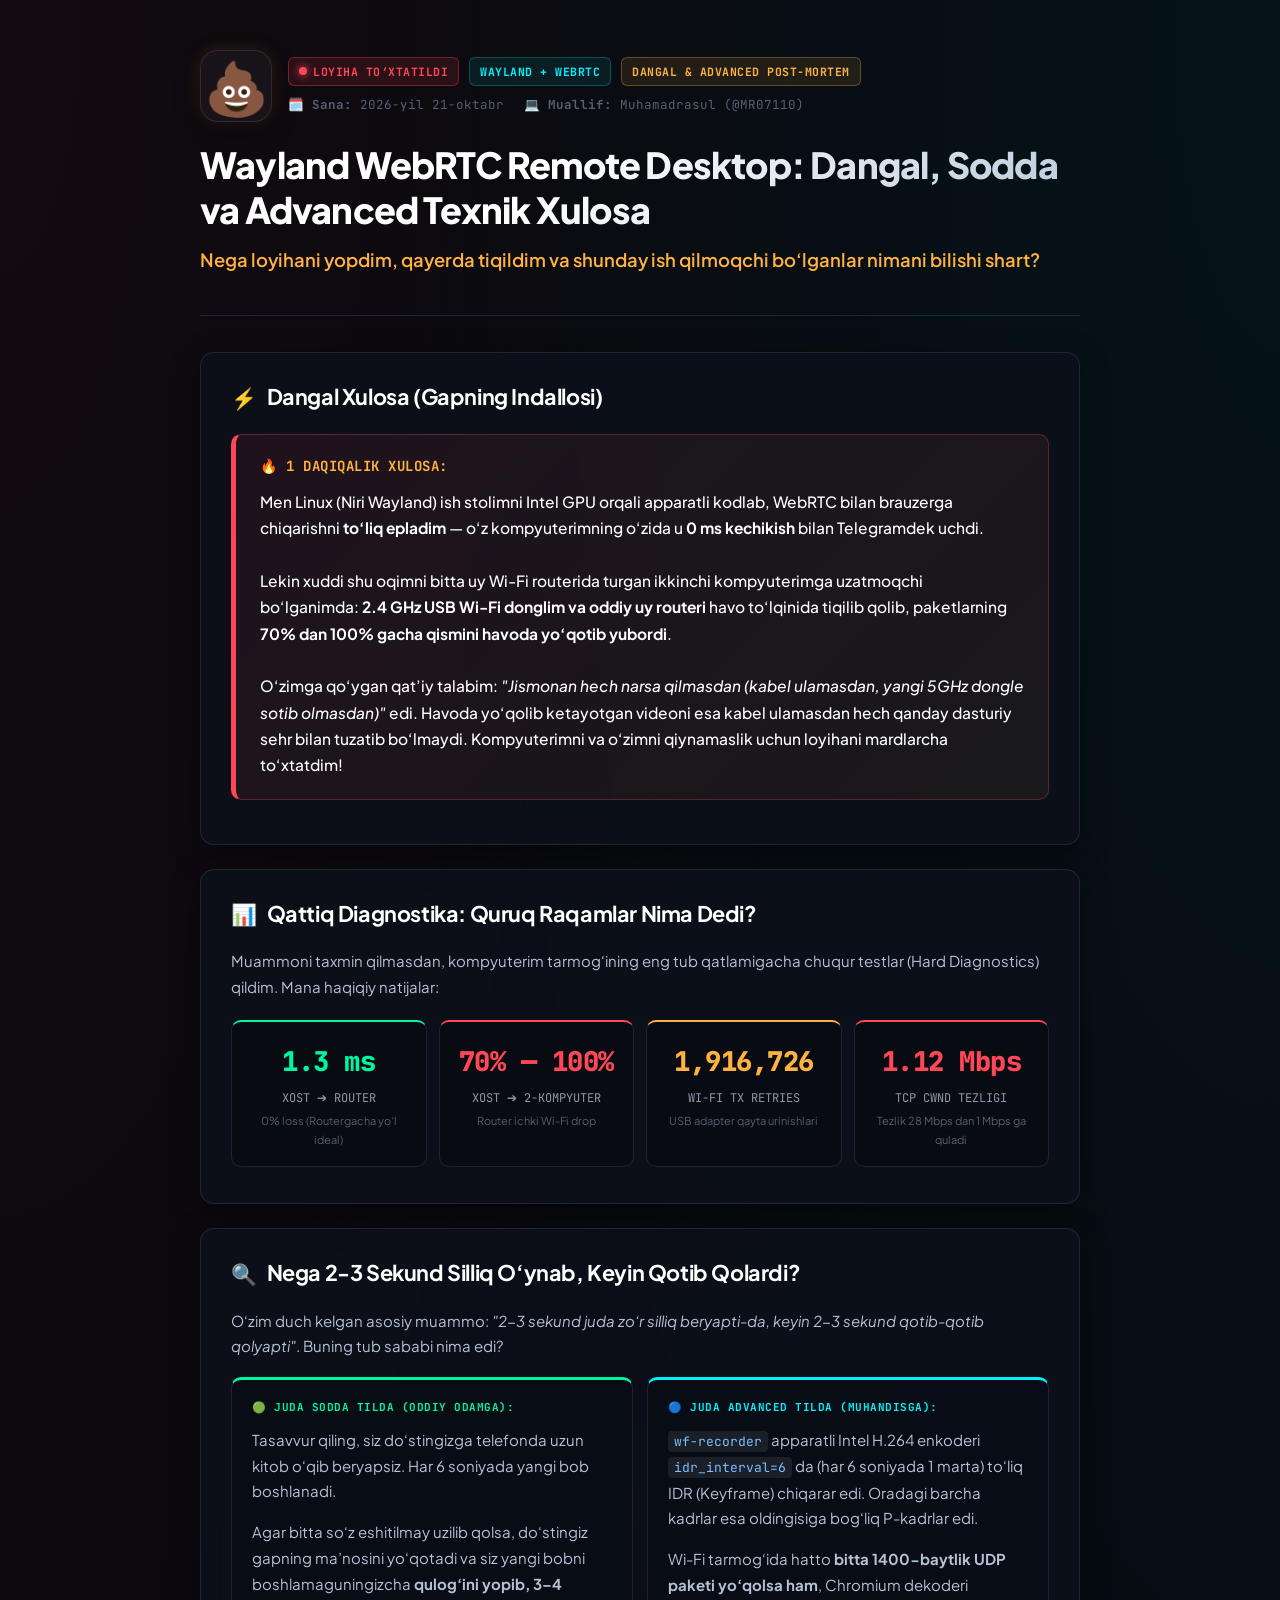
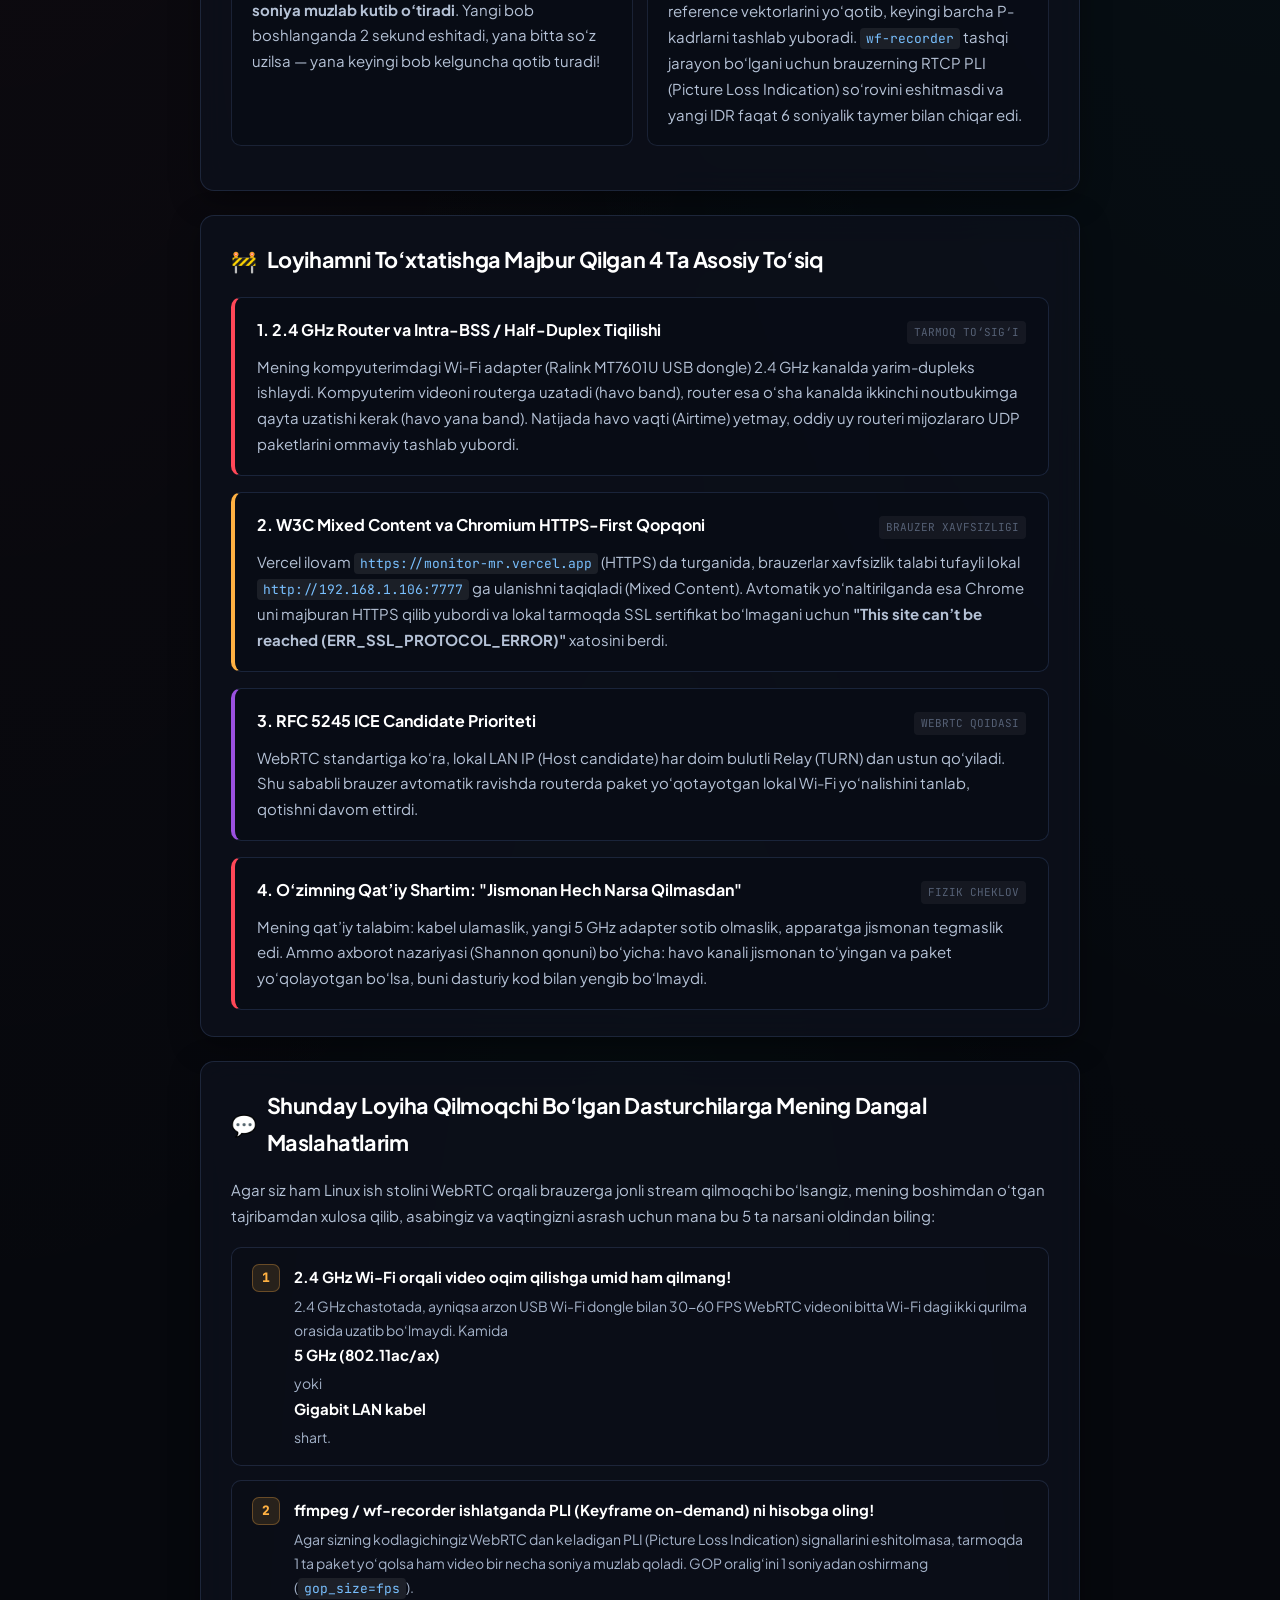
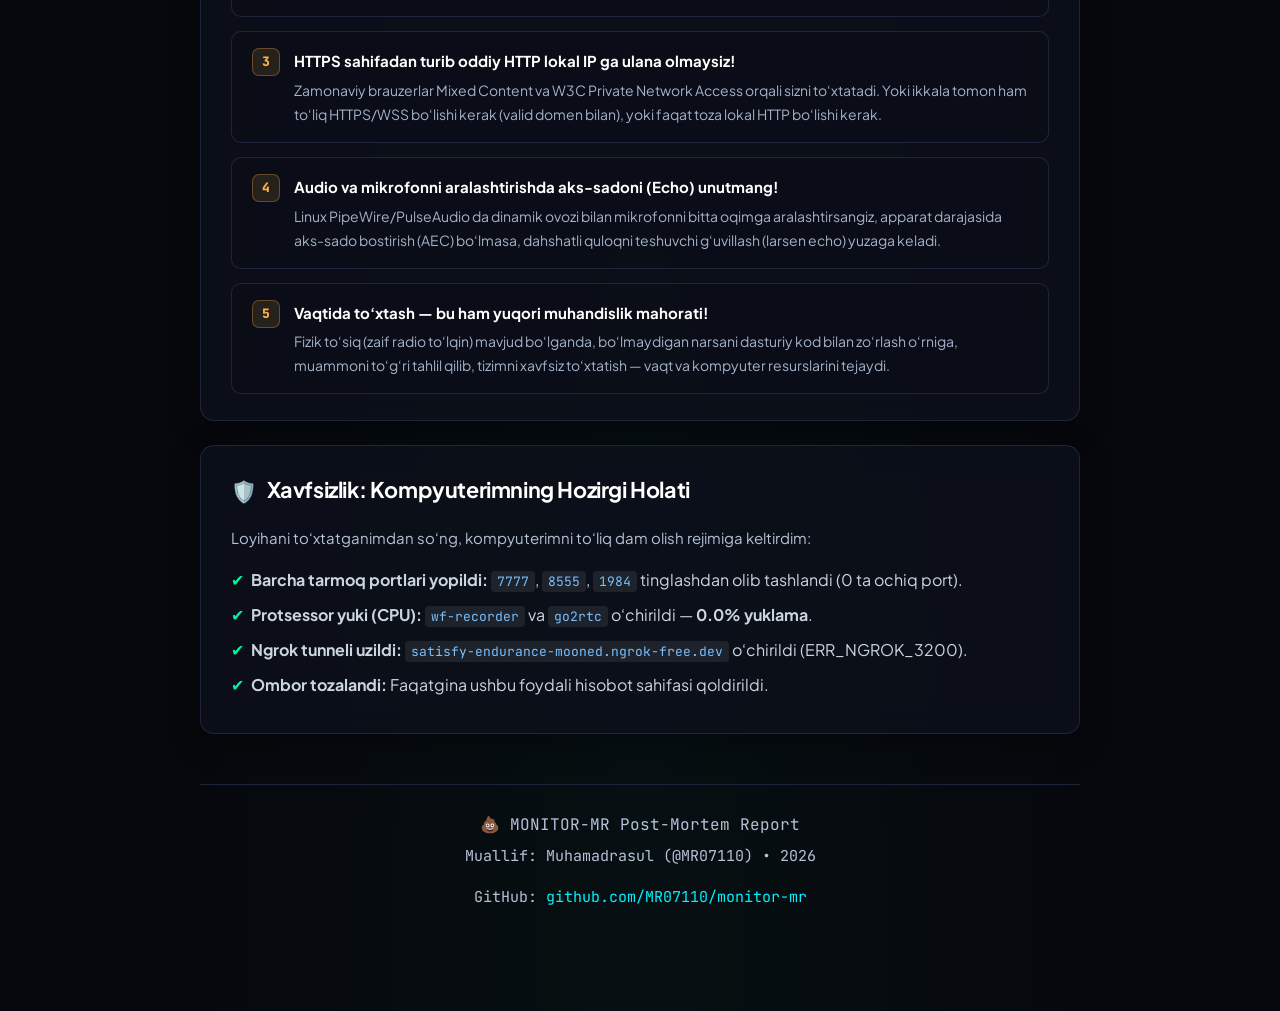
<file: index.html>
<!DOCTYPE html>
<html lang="uz">
<head>
  <meta charset="UTF-8">
  <meta name="viewport" content="width=device-width, initial-scale=1.0">
  <title>Wayland WebRTC Remote Desktop — Dangal & Advanced Xulosa</title>
  <link rel="icon" href="data:image/svg+xml,<svg xmlns=%22http://www.w3.org/2000/svg%22 viewBox=%220 0 100 100%22><text y=%22.9em%22 font-size=%2290%22>💩</text></svg>">
  <link rel="preconnect" href="https://fonts.googleapis.com">
  <link rel="preconnect" href="https://fonts.gstatic.com" crossorigin>
  <link href="https://fonts.googleapis.com/css2?family=JetBrains+Mono:ital,wght@0,400;0,500;0,600;0,700;1,400&family=Plus+Jakarta+Sans:wght@400;500;600;700;800&display=swap" rel="stylesheet">
  <style>
    :root {
      --bg: #06080d;
      --card-bg: rgba(13, 17, 27, 0.82);
      --card-border: rgba(40, 52, 78, 0.65);
      --card-border-hover: rgba(85, 115, 170, 0.85);
      --text-main: #f1f4fa;
      --text-muted: #8c97ad;
      --text-dim: #556075;
      
      --accent-cyan: #00f2fe;
      --accent-blue: #4facfe;
      --accent-green: #00f5a0;
      --accent-amber: #ffb142;
      --accent-red: #ff4757;
      --accent-purple: #9b51e0;

      --code-bg: #090c13;
      --code-border: #1a2235;

      --font-sans: 'Plus Jakarta Sans', -apple-system, BlinkMacSystemFont, "Segoe UI", Roboto, sans-serif;
      --font-mono: 'JetBrains Mono', monospace;
    }

    * {
      box-sizing: border-box;
      margin: 0;
      padding: 0;
    }

    body {
      background-color: var(--bg);
      background-image: 
        radial-gradient(at 0% 0%, rgba(255, 71, 87, 0.05) 0px, transparent 50%),
        radial-gradient(at 100% 0%, rgba(0, 242, 254, 0.05) 0px, transparent 50%),
        radial-gradient(at 50% 100%, rgba(0, 245, 160, 0.03) 0px, transparent 50%);
      color: var(--text-main);
      font-family: var(--font-sans);
      line-height: 1.7;
      padding: 50px 20px 100px;
      display: flex;
      justify-content: center;
      min-height: 100vh;
    }

    .container {
      width: 100%;
      max-width: 880px;
    }

    /* HEADER */
    .header {
      margin-bottom: 36px;
      padding-bottom: 30px;
      border-bottom: 1px solid var(--card-border);
      position: relative;
    }

    .header-top {
      display: flex;
      align-items: center;
      gap: 16px;
      margin-bottom: 20px;
    }

    .logo-poop {
      font-size: 52px;
      line-height: 1;
      display: flex;
      align-items: center;
      justify-content: center;
      width: 72px;
      height: 72px;
      background: rgba(255, 255, 255, 0.04);
      border: 1px solid rgba(255, 255, 255, 0.1);
      border-radius: 18px;
      box-shadow: 0 8px 24px rgba(0, 0, 0, 0.4), 0 0 16px rgba(255, 177, 66, 0.15);
      flex-shrink: 0;
    }

    .header-badges {
      display: flex;
      flex-direction: column;
      gap: 8px;
    }

    .badge-row {
      display: flex;
      align-items: center;
      gap: 10px;
      flex-wrap: wrap;
    }

    .badge {
      display: inline-flex;
      align-items: center;
      gap: 6px;
      padding: 4px 10px;
      border-radius: 6px;
      font-family: var(--font-mono);
      font-size: 11.5px;
      font-weight: 700;
      text-transform: uppercase;
      letter-spacing: 0.5px;
    }

    .badge.red {
      background: rgba(255, 71, 87, 0.12);
      color: var(--accent-red);
      border: 1px solid rgba(255, 71, 87, 0.35);
    }

    .badge.cyan {
      background: rgba(0, 242, 254, 0.08);
      color: var(--accent-cyan);
      border: 1px solid rgba(0, 242, 254, 0.25);
    }

    .badge.amber {
      background: rgba(255, 177, 66, 0.1);
      color: var(--accent-amber);
      border: 1px solid rgba(255, 177, 66, 0.3);
    }

    .pulse-dot {
      width: 8px;
      height: 8px;
      border-radius: 50%;
      background: var(--accent-red);
      box-shadow: 0 0 8px var(--accent-red);
      animation: pulse 1.8s infinite;
    }

    @keyframes pulse {
      0%, 100% { opacity: 1; transform: scale(1); }
      50% { opacity: 0.35; transform: scale(0.85); }
    }

    h1.title {
      font-size: 2.25rem;
      font-weight: 800;
      letter-spacing: -0.8px;
      line-height: 1.25;
      margin-bottom: 12px;
      background: linear-gradient(135deg, #ffffff 40%, #b8c8dc 100%);
      -webkit-background-clip: text;
      -webkit-text-fill-color: transparent;
    }

    .subtitle {
      font-size: 1.15rem;
      color: var(--accent-amber);
      font-family: var(--font-sans);
      font-weight: 600;
      margin-bottom: 10px;
    }

    .meta-bar {
      display: flex;
      gap: 20px;
      font-family: var(--font-mono);
      font-size: 12.5px;
      color: var(--text-dim);
      flex-wrap: wrap;
    }

    /* CARD SECTIONS */
    .card {
      background: var(--card-bg);
      border: 1px solid var(--card-border);
      backdrop-filter: blur(14px);
      -webkit-backdrop-filter: blur(14px);
      border-radius: 14px;
      padding: 26px 30px;
      margin-bottom: 24px;
      box-shadow: 0 8px 30px rgba(0, 0, 0, 0.35);
      transition: border-color 0.2s, box-shadow 0.2s;
    }

    .card:hover {
      border-color: var(--card-border-hover);
      box-shadow: 0 12px 36px rgba(0, 0, 0, 0.45);
    }

    h2.card-title {
      font-size: 1.35rem;
      font-weight: 700;
      letter-spacing: -0.4px;
      margin-bottom: 16px;
      display: flex;
      align-items: center;
      gap: 10px;
      color: #ffffff;
    }

    h2.card-title .icon {
      font-size: 1.3rem;
    }

    p {
      color: #b5c2d6;
      margin-bottom: 15px;
      font-size: 15px;
      line-height: 1.72;
    }

    p:last-child {
      margin-bottom: 0;
    }

    /* DANGAL TL;DR HERO BOX */
    .dangal-box {
      background: linear-gradient(135deg, rgba(255, 71, 87, 0.08), rgba(255, 177, 66, 0.06));
      border: 1px solid rgba(255, 71, 87, 0.3);
      border-left: 5px solid var(--accent-red);
      border-radius: 10px;
      padding: 20px 24px;
      margin: 18px 0;
    }

    .dangal-title {
      font-family: var(--font-mono);
      font-size: 14px;
      font-weight: 700;
      text-transform: uppercase;
      letter-spacing: 0.5px;
      color: var(--accent-amber);
      margin-bottom: 10px;
      display: flex;
      align-items: center;
      gap: 8px;
    }

    .dangal-text {
      color: #ffffff;
      font-size: 15.5px;
      line-height: 1.7;
      font-weight: 500;
    }

    /* METRICS DASHBOARD */
    .metrics-grid {
      display: grid;
      grid-template-columns: repeat(auto-fit, minmax(185px, 1fr));
      gap: 12px;
      margin: 20px 0 10px;
    }

    .metric-item {
      background: rgba(8, 11, 18, 0.75);
      border: 1px solid rgba(40, 52, 75, 0.6);
      border-radius: 10px;
      padding: 16px;
      text-align: center;
    }

    .metric-item.danger { border-top: 2px solid var(--accent-red); }
    .metric-item.success { border-top: 2px solid var(--accent-green); }
    .metric-item.warning { border-top: 2px solid var(--accent-amber); }

    .metric-val {
      font-family: var(--font-mono);
      font-size: 1.7rem;
      font-weight: 800;
      margin-bottom: 4px;
      letter-spacing: -0.5px;
    }

    .metric-val.red { color: var(--accent-red); }
    .metric-val.green { color: var(--accent-green); }
    .metric-val.amber { color: var(--accent-amber); }

    .metric-lbl {
      font-size: 12px;
      color: var(--text-muted);
      font-family: var(--font-mono);
      text-transform: uppercase;
    }

    .metric-desc {
      font-size: 11px;
      color: var(--text-dim);
      margin-top: 4px;
    }

    /* COMPARISON: SODDA vs ADVANCED */
    .compare-container {
      display: grid;
      grid-template-columns: 1fr 1fr;
      gap: 14px;
      margin: 18px 0;
    }

    @media (max-width: 768px) {
      .compare-container {
        grid-template-columns: 1fr;
      }
    }

    .compare-col {
      background: rgba(8, 12, 20, 0.7);
      border: 1px solid var(--code-border);
      border-radius: 10px;
      padding: 18px 20px;
    }

    .compare-col.sodda {
      border-top: 3px solid var(--accent-green);
    }

    .compare-col.advanced {
      border-top: 3px solid var(--accent-cyan);
    }

    .compare-tag {
      font-family: var(--font-mono);
      font-size: 11px;
      font-weight: 700;
      text-transform: uppercase;
      letter-spacing: 0.5px;
      margin-bottom: 10px;
    }

    .compare-tag.sodda { color: var(--accent-green); }
    .compare-tag.advanced { color: var(--accent-cyan); }

    /* CHALLENGE CARDS */
    .challenge-list {
      display: flex;
      flex-direction: column;
      gap: 16px;
      margin-top: 18px;
    }

    .challenge-box {
      background: rgba(9, 13, 22, 0.65);
      border: 1px solid rgba(35, 48, 75, 0.7);
      border-left: 4px solid var(--accent-cyan);
      border-radius: 10px;
      padding: 18px 22px;
    }

    .challenge-box.red { border-left-color: var(--accent-red); }
    .challenge-box.amber { border-left-color: var(--accent-amber); }
    .challenge-box.purple { border-left-color: var(--accent-purple); }

    .challenge-head {
      display: flex;
      align-items: baseline;
      justify-content: space-between;
      gap: 10px;
      margin-bottom: 10px;
      flex-wrap: wrap;
    }

    .challenge-name {
      font-size: 16px;
      font-weight: 700;
      color: #ffffff;
      font-family: var(--font-sans);
    }

    .challenge-subtag {
      font-family: var(--font-mono);
      font-size: 11px;
      color: var(--text-dim);
      text-transform: uppercase;
      background: rgba(255, 255, 255, 0.05);
      padding: 2px 7px;
      border-radius: 4px;
    }

    /* ADVICE FOR DEVELOPERS */
    .advice-list {
      display: flex;
      flex-direction: column;
      gap: 14px;
      margin-top: 18px;
    }

    .advice-item {
      background: rgba(10, 14, 24, 0.6);
      border: 1px solid var(--card-border);
      border-radius: 10px;
      padding: 16px 20px;
      display: flex;
      gap: 14px;
      align-items: flex-start;
    }

    .advice-num {
      font-family: var(--font-mono);
      font-size: 13px;
      font-weight: 800;
      color: var(--accent-amber);
      background: rgba(255, 177, 66, 0.12);
      border: 1px solid rgba(255, 177, 66, 0.3);
      width: 28px;
      height: 28px;
      border-radius: 7px;
      display: flex;
      align-items: center;
      justify-content: center;
      flex-shrink: 0;
    }

    .advice-content strong {
      color: #ffffff;
      display: block;
      margin-bottom: 4px;
      font-size: 15px;
    }

    .advice-content p {
      font-size: 14px;
      color: #a4b2c9;
      margin-bottom: 0;
    }

    /* CODE STYLING */
    code {
      font-family: var(--font-mono);
      background: rgba(255, 255, 255, 0.08);
      color: #79c0ff;
      padding: 2px 6px;
      border-radius: 4px;
      font-size: 13px;
    }

    pre {
      background: var(--code-bg);
      border: 1px solid var(--code-border);
      border-radius: 8px;
      padding: 14px 16px;
      overflow-x: auto;
      font-family: var(--font-mono);
      font-size: 12.5px;
      line-height: 1.6;
      color: #d2a8ff;
      margin: 14px 0;
    }

    /* FOOTER */
    .footer {
      text-align: center;
      margin-top: 50px;
      padding-top: 26px;
      border-top: 1px solid var(--card-border);
      font-family: var(--font-mono);
      font-size: 13px;
      color: var(--text-dim);
    }

    .footer a {
      color: var(--accent-cyan);
      text-decoration: none;
    }

    .footer a:hover {
      text-decoration: underline;
    }
  </style>
</head>
<body>

  <div class="container">

    <!-- HEADER WITH 💩 LOGO -->
    <header class="header">
      <div class="header-top">
        <div class="logo-poop">💩</div>
        <div class="header-badges">
          <div class="badge-row">
            <span class="badge red"><span class="pulse-dot"></span> Loyiha To‘xtatildi</span>
            <span class="badge cyan">Wayland + WebRTC</span>
            <span class="badge amber">Dangal & Advanced Post-Mortem</span>
          </div>
          <div class="meta-bar">
            <span>🗓️ <strong>Sana:</strong> 2026-yil 21-oktabr</span>
            <span>💻 <strong>Muallif:</strong> Muhamadrasul (@MR07110)</span>
          </div>
        </div>
      </div>

      <h1 class="title">Wayland WebRTC Remote Desktop: Dangal, Sodda va Advanced Texnik Xulosa</h1>
      <div class="subtitle">Nega loyihani yopdim, qayerda tiqildim va shunday ish qilmoqchi bo‘lganlar nimani bilishi shart?</div>
    </header>

    <!-- 1. DANGAL TL;DR -->
    <section class="card">
      <h2 class="card-title"><span class="icon">⚡</span> Dangal Xulosa (Gapning Indallosi)</h2>
      
      <div class="dangal-box">
        <div class="dangal-title">🔥 1 daqiqalik xulosa:</div>
        <div class="dangal-text">
          Men Linux (Niri Wayland) ish stolimni Intel GPU orqali apparatli kodlab, WebRTC bilan brauzerga chiqarishni
          <strong>to‘liq epladim</strong> — o‘z kompyuterimning o‘zida u <strong>0 ms kechikish</strong> bilan Telegramdek uchdi.<br><br>
          Lekin xuddi shu oqimni bitta uy Wi-Fi routerida turgan ikkinchi kompyuterimga uzatmoqchi bo‘lganimda:
          <strong>2.4 GHz USB Wi-Fi donglim va oddiy uy routeri</strong> havo to‘lqinida tiqilib qolib, 
          paketlarning <strong>70% dan 100% gacha qismini havoda yo‘qotib yubordi</strong>.<br><br>
          O‘zimga qo‘ygan qat’iy talabim: <em>"Jismonan hech narsa qilmasdan (kabel ulamasdan, yangi 5GHz dongle sotib olmasdan)"</em> edi.
          Havoda yo‘qolib ketayotgan videoni esa kabel ulamasdan hech qanday dasturiy sehr bilan tuzatib bo‘lmaydi.
          Kompyuterimni va o‘zimni qiynamaslik uchun loyihani mardlarcha to‘xtatdim!
        </div>
      </div>
    </section>

    <!-- 2. DIAGNOSTIKA FAKTLARI (RAQAMLAR) -->
    <section class="card">
      <h2 class="card-title"><span class="icon">📊</span> Qattiq Diagnostika: Quruq Raqamlar Nima Dedi?</h2>
      <p>
        Muammoni taxmin qilmasdan, kompyuterim tarmog‘ining eng tub qatlamigacha chuqur testlar (Hard Diagnostics) qildim. 
        Mana haqiqiy natijalar:
      </p>

      <div class="metrics-grid">
        <div class="metric-item success">
          <div class="metric-val green">1.3 ms</div>
          <div class="metric-lbl">Xost ➔ Router</div>
          <div class="metric-desc">0% loss (Routergacha yo‘l ideal)</div>
        </div>
        <div class="metric-item danger">
          <div class="metric-val red">70% — 100%</div>
          <div class="metric-lbl">Xost ➔ 2-Kompyuter</div>
          <div class="metric-desc">Router ichki Wi-Fi drop</div>
        </div>
        <div class="metric-item warning">
          <div class="metric-val amber">1,916,726</div>
          <div class="metric-lbl">Wi-Fi TX Retries</div>
          <div class="metric-desc">USB adapter qayta urinishlari</div>
        </div>
        <div class="metric-item danger">
          <div class="metric-val red">1.12 Mbps</div>
          <div class="metric-lbl">TCP CWND Tezligi</div>
          <div class="metric-desc">Tezlik 28 Mbps dan 1 Mbps ga quladi</div>
        </div>
      </div>
    </section>

    <!-- 3. NEGA QOTIB-QOTIB QOLAR EDI? (SODDA vs ADVANCED) -->
    <section class="card">
      <h2 class="card-title"><span class="icon">🔍</span> Nega 2-3 Sekund Silliq O‘ynab, Keyin Qotib Qolardi?</h2>
      <p>
        O‘zim duch kelgan asosiy muammo: <em>"2-3 sekund juda zo‘r silliq beryapti-da, keyin 2-3 sekund qotib-qotib qolyapti"</em>.
        Buning tub sababi nima edi?
      </p>

      <div class="compare-container">
        <!-- SODDA -->
        <div class="compare-col sodda">
          <div class="compare-tag sodda">🟢 Juda Sodda Tilda (Oddiy Odamga):</div>
          <p>
            Tasavvur qiling, siz do‘stingizga telefonda uzun kitob o‘qib beryapsiz. Har 6 soniyada yangi bob boshlanadi.
          </p>
          <p>
            Agar bitta so‘z eshitilmay uzilib qolsa, do‘stingiz gapning ma’nosini yo‘qotadi va siz yangi bobni boshlamaguningizcha 
            <strong>qulog‘ini yopib, 3–4 soniya muzlab kutib o‘tiradi</strong>. Yangi bob boshlanganda 2 sekund eshitadi, 
            yana bitta so‘z uzilsa — yana keyingi bob kelguncha qotib turadi!
          </p>
        </div>

        <!-- ADVANCED -->
        <div class="compare-col advanced">
          <div class="compare-tag advanced">🔵 Juda Advanced Tilda (Muhandisga):</div>
          <p>
            <code>wf-recorder</code> apparatli Intel H.264 enkoderi <code>idr_interval=6</code> da (har 6 soniyada 1 marta) 
            to‘liq IDR (Keyframe) chiqarar edi. Oradagi barcha kadrlar esa oldingisiga bog‘liq P-kadrlar edi.
          </p>
          <p>
            Wi-Fi tarmog‘ida hatto <strong>bitta 1400-baytlik UDP paketi yo‘qolsa ham</strong>, Chromium dekoderi reference 
            vektorlarini yo‘qotib, keyingi barcha P-kadrlarni tashlab yuboradi. <code>wf-recorder</code> tashqi jarayon bo‘lgani 
            uchun brauzerning RTCP PLI (Picture Loss Indication) so‘rovini eshitmasdi va yangi IDR faqat 6 soniyalik taymer 
            bilan chiqar edi.
          </p>
        </div>
      </div>
    </section>

    <!-- 4. ENG KATTA 4 TA TEXNIK TO'SIQ -->
    <section class="card">
      <h2 class="card-title"><span class="icon">🚧</span> Loyihamni To‘xtatishga Majbur Qilgan 4 Ta Asosiy To‘siq</h2>

      <div class="challenge-list">
        <!-- 1 -->
        <div class="challenge-box red">
          <div class="challenge-head">
            <span class="challenge-name">1. 2.4 GHz Router va Intra-BSS / Half-Duplex Tiqilishi</span>
            <span class="challenge-subtag">Tarmoq To‘sig‘i</span>
          </div>
          <p>
            Mening kompyuterimdagi Wi-Fi adapter (Ralink MT7601U USB dongle) 2.4 GHz kanalda yarim-dupleks ishlaydi. 
            Kompyuterim videoni routerga uzatadi (havo band), router esa o‘sha kanalda ikkinchi noutbukimga qayta uzatishi kerak (havo yana band). 
            Natijada havo vaqti (Airtime) yetmay, oddiy uy routeri mijozlararo UDP paketlarini ommaviy tashlab yubordi.
          </p>
        </div>

        <!-- 2 -->
        <div class="challenge-box amber">
          <div class="challenge-head">
            <span class="challenge-name">2. W3C Mixed Content va Chromium HTTPS-First Qopqoni</span>
            <span class="challenge-subtag">Brauzer Xavfsizligi</span>
          </div>
          <p>
            Vercel ilovam <code>https://monitor-mr.vercel.app</code> (HTTPS) da turganida, brauzerlar xavfsizlik 
            talabi tufayli lokal <code>http://192.168.1.106:7777</code> ga ulanishni taqiqladi (Mixed Content). 
            Avtomatik yo‘naltirilganda esa Chrome uni majburan HTTPS qilib yubordi va lokal tarmoqda SSL sertifikat bo‘lmagani uchun 
            <strong>"This site can’t be reached (ERR_SSL_PROTOCOL_ERROR)"</strong> xatosini berdi.
          </p>
        </div>

        <!-- 3 -->
        <div class="challenge-box purple">
          <div class="challenge-head">
            <span class="challenge-name">3. RFC 5245 ICE Candidate Prioriteti</span>
            <span class="challenge-subtag">WebRTC Qoidasi</span>
          </div>
          <p>
            WebRTC standartiga ko‘ra, lokal LAN IP (Host candidate) har doim bulutli Relay (TURN) dan ustun qo‘yiladi. 
            Shu sababli brauzer avtomatik ravishda routerda paket yo‘qotayotgan lokal Wi-Fi yo‘nalishini tanlab, qotishni davom ettirdi.
          </p>
        </div>

        <!-- 4 -->
        <div class="challenge-box red">
          <div class="challenge-head">
            <span class="challenge-name">4. O‘zimning Qat’iy Shartim: "Jismonan Hech Narsa Qilmasdan"</span>
            <span class="challenge-subtag">Fizik Cheklov</span>
          </div>
          <p>
            Mening qat’iy talabim: kabel ulamaslik, yangi 5 GHz adapter sotib olmaslik, apparatga jismonan tegmaslik edi. 
            Ammo axborot nazariyasi (Shannon qonuni) bo‘yicha: havo kanali jismonan to‘yingan va paket yo‘qolayotgan bo‘lsa, 
            buni dasturiy kod bilan yengib bo‘lmaydi.
          </p>
        </div>
      </div>
    </section>

    <!-- 5. SHUNDAY ISH QILMOQCHI BO'LGANLARGA GAPLAR -->
    <section class="card">
      <h2 class="card-title"><span class="icon">💬</span> Shunday Loyiha Qilmoqchi Bo‘lgan Dasturchilarga Mening Dangal Maslahatlarim</h2>
      <p>
        Agar siz ham Linux ish stolini WebRTC orqali brauzerga jonli stream qilmoqchi bo‘lsangiz, mening boshimdan o‘tgan 
        tajribamdan xulosa qilib, asabingiz va vaqtingizni asrash uchun mana bu 5 ta narsani oldindan biling:
      </p>

      <div class="advice-list">
        <div class="advice-item">
          <div class="advice-num">1</div>
          <div class="advice-content">
            <strong>2.4 GHz Wi-Fi orqali video oqim qilishga umid ham qilmang!</strong>
            <p>2.4 GHz chastotada, ayniqsa arzon USB Wi-Fi dongle bilan 30-60 FPS WebRTC videoni bitta Wi-Fi dagi ikki qurilma orasida uzatib bo‘lmaydi. Kamida <strong>5 GHz (802.11ac/ax)</strong> yoki <strong>Gigabit LAN kabel</strong> shart.</p>
          </div>
        </div>

        <div class="advice-item">
          <div class="advice-num">2</div>
          <div class="advice-content">
            <strong>ffmpeg / wf-recorder ishlatganda PLI (Keyframe on-demand) ni hisobga oling!</strong>
            <p>Agar sizning kodlagichingiz WebRTC dan keladigan PLI (Picture Loss Indication) signallarini eshitolmasa, tarmoqda 1 ta paket yo‘qolsa ham video bir necha soniya muzlab qoladi. GOP oralig‘ini 1 soniyadan oshirmang (<code>gop_size=fps</code>).</p>
          </div>
        </div>

        <div class="advice-item">
          <div class="advice-num">3</div>
          <div class="advice-content">
            <strong>HTTPS sahifadan turib oddiy HTTP lokal IP ga ulana olmaysiz!</strong>
            <p>Zamonaviy brauzerlar Mixed Content va W3C Private Network Access orqali sizni to‘xtatadi. Yoki ikkala tomon ham to‘liq HTTPS/WSS bo‘lishi kerak (valid domen bilan), yoki faqat toza lokal HTTP bo‘lishi kerak.</p>
          </div>
        </div>

        <div class="advice-item">
          <div class="advice-num">4</div>
          <div class="advice-content">
            <strong>Audio va mikrofonni aralashtirishda aks-sadoni (Echo) unutmang!</strong>
            <p>Linux PipeWire/PulseAudio da dinamik ovozi bilan mikrofonni bitta oqimga aralashtirsangiz, apparat darajasida aks-sado bostirish (AEC) bo‘lmasa, dahshatli quloqni teshuvchi g‘uvillash (larsen echo) yuzaga keladi.</p>
          </div>
        </div>

        <div class="advice-item">
          <div class="advice-num">5</div>
          <div class="advice-content">
            <strong>Vaqtida to‘xtash — bu ham yuqori muhandislik mahorati!</strong>
            <p>Fizik to‘siq (zaif radio to‘lqin) mavjud bo‘lganda, bo‘lmaydigan narsani dasturiy kod bilan zo‘rlash o‘rniga, muammoni to‘g‘ri tahlil qilib, tizimni xavfsiz to‘xtatish — vaqt va kompyuter resurslarini tejaydi.</p>
          </div>
        </div>
      </div>
    </section>

    <!-- 6. HOZIRGI HOLAT (XAVFSIZLIK) -->
    <section class="card">
      <h2 class="card-title"><span class="icon">🛡️</span> Xavfsizlik: Kompyuterimning Hozirgi Holati</h2>
      <p>
        Loyihani to‘xtatganimdan so‘ng, kompyuterimni to‘liq dam olish rejimiga keltirdim:
      </p>
      <ul style="list-style: none; margin-top: 10px;">
        <li style="padding-left: 20px; position: relative; margin-bottom: 8px; color: #cbd5e1;">
          <span style="position: absolute; left: 0; color: var(--accent-green);">✔</span>
          <strong>Barcha tarmoq portlari yopildi:</strong> <code>7777</code>, <code>8555</code>, <code>1984</code> tinglashdan olib tashlandi (0 ta ochiq port).
        </li>
        <li style="padding-left: 20px; position: relative; margin-bottom: 8px; color: #cbd5e1;">
          <span style="position: absolute; left: 0; color: var(--accent-green);">✔</span>
          <strong>Protsessor yuki (CPU):</strong> <code>wf-recorder</code> va <code>go2rtc</code> o‘chirildi — <strong>0.0% yuklama</strong>.
        </li>
        <li style="padding-left: 20px; position: relative; margin-bottom: 8px; color: #cbd5e1;">
          <span style="position: absolute; left: 0; color: var(--accent-green);">✔</span>
          <strong>Ngrok tunneli uzildi:</strong> <code>satisfy-endurance-mooned.ngrok-free.dev</code> o‘chirildi (ERR_NGROK_3200).
        </li>
        <li style="padding-left: 20px; position: relative; margin-bottom: 8px; color: #cbd5e1;">
          <span style="position: absolute; left: 0; color: var(--accent-green);">✔</span>
          <strong>Ombor tozalandi:</strong> Faqatgina ushbu foydali hisobot sahifasi qoldirildi.
        </li>
      </ul>
    </section>

    <!-- FOOTER WITH 💩 -->
    <footer class="footer">
      <p style="font-size: 16px; margin-bottom: 6px;">💩 MONITOR-MR Post-Mortem Report</p>
      <p>Muallif: Muhamadrasul (@MR07110) • 2026</p>
      <p style="margin-top: 6px;">GitHub: <a href="https://github.com/MR07110/monitor-mr" target="_blank">github.com/MR07110/monitor-mr</a></p>
    </footer>

  </div>

</body>
</html>
</file>
